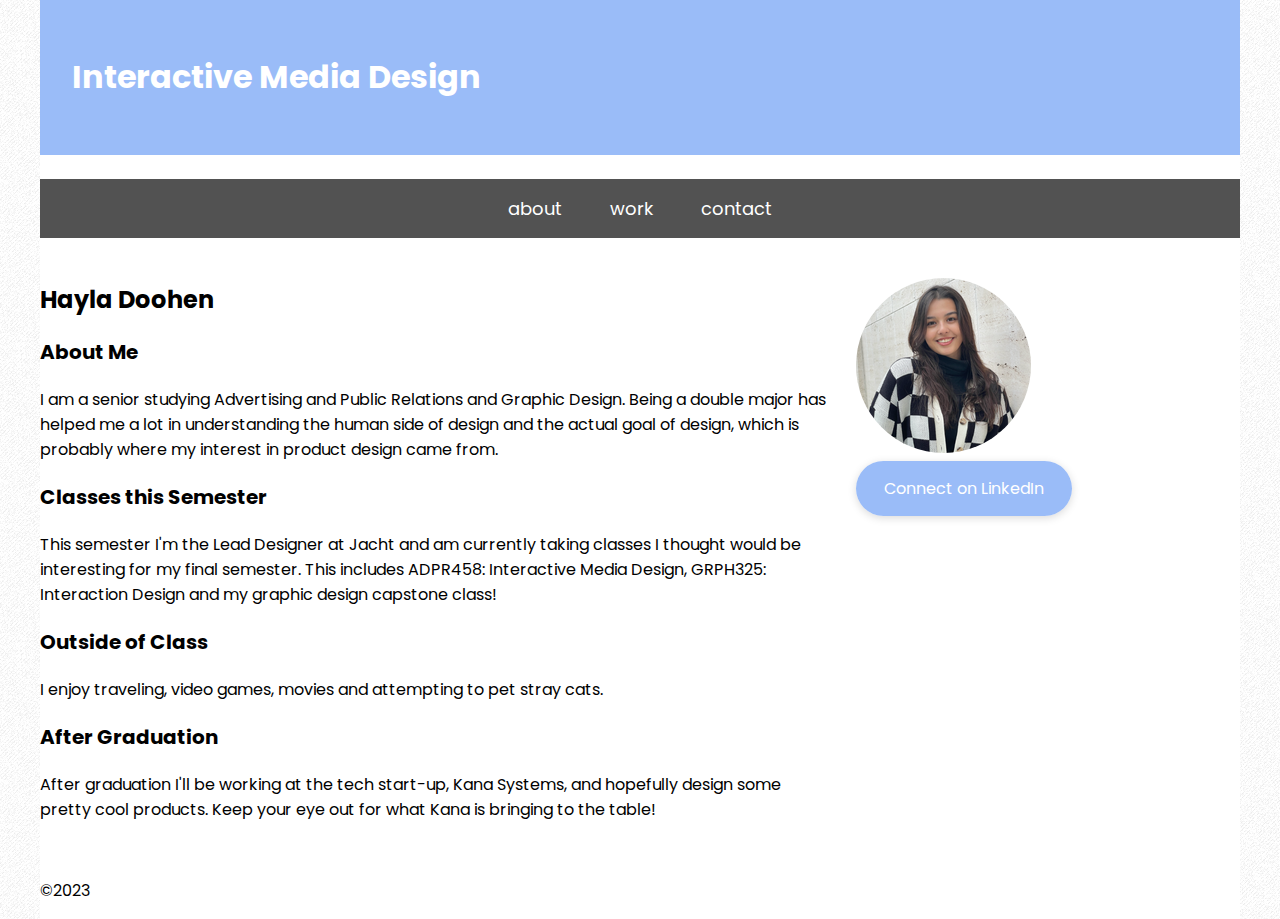
<file: assignments/index.html>
<!doctype html>
<html lang="en">
<head>
    <meta charset="UTF-8">
    <title>hayla's assignments</title>
    <link rel="stylesheet" href="css/styles.css">
</head>

<body>
    <div class="container">

    <header>
      <h1>Interactive Media Design</h1>
    </header>

    <nav>
        <ul>
            <li><a href="index.html">about</a></li>
            <li><a href="work.html">work</a></li>
            <li><a href="contact.html">contact</a></li>
        </ul>
    </nav>

    <section class="col-span-8">
<h2>Hayla Doohen</h2>
<h3>About Me</h3>
    <p>I am a senior studying Advertising and Public Relations and Graphic Design. Being 
        a double major has helped me a lot in understanding the human side of design and 
        the actual goal of design, which is probably where my interest in product 
        design came from. 
    </p>
<h3>Classes this Semester</h3>
    <p>This semester I'm the Lead Designer at Jacht and am currently taking classes I thought
        would be interesting for my final semester. This includes ADPR458: Interactive Media Design,
        GRPH325: Interaction Design and my graphic design capstone class!
    </p>
 <h3>Outside of Class</h3>
    <p>I enjoy traveling, video games, movies and attempting to pet stray cats.</p>
<h3>After Graduation</h3>
    <p>After graduation I'll be working at the tech start-up, Kana Systems, and hopefully 
        design some pretty cool products. Keep your eye out for what Kana is bringing to the table! </p>

    </section>

    <aside class="col-span-4">
       <p><img src="images/headshot.png" alt="headhshot" class="circle"></p>
        <a href="#" class="button" target="_blank">Connect on LinkedIn</a>
    </aside>

    <footer>
        <p>&copy;2023</p>
    </footer>
</body>
</html>
</file>
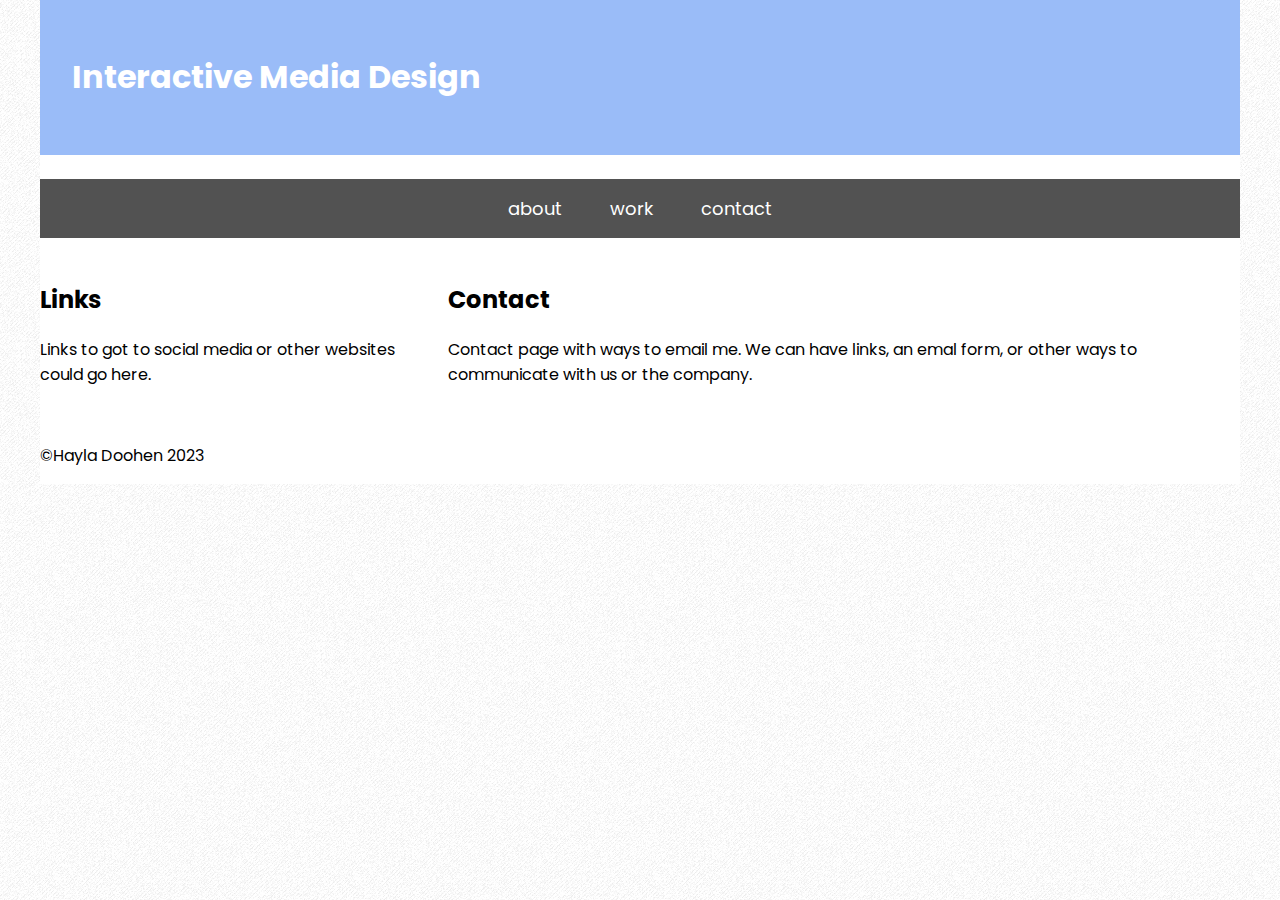
<file: assignments/contact.html>
<!doctype html>
<html lang="en">
<head>
    <meta charset="UTF-8">
    <title>hayla's assignments</title>
    <link rel="stylesheet" href="css/styles.css">
</head>

<body>
    <div class="container">

    <header>
      <h1>Interactive Media Design</h1>
    </header>

    <nav>
        <ul>
            <li><a href="index.html">about</a></li>
            <li><a href="work.html">work</a></li>
            <li><a href="contact.html">contact</a></li>
        </ul>
    </nav>

    <section class="col-span-4">
        <h2>Links</h2>
        <p>Links to got to social media or other websites could go here.</p>
    </section>

    <section class="col-span-8">
        <h2>Contact</h2>
        <p>Contact page with ways to email me. We can have links, an emal form, or other ways to communicate with us or the company.</p>
    </section>

    <footer>
        <p>&copy;Hayla Doohen 2023</p>
    </footer>
</body>
</html>
</file>
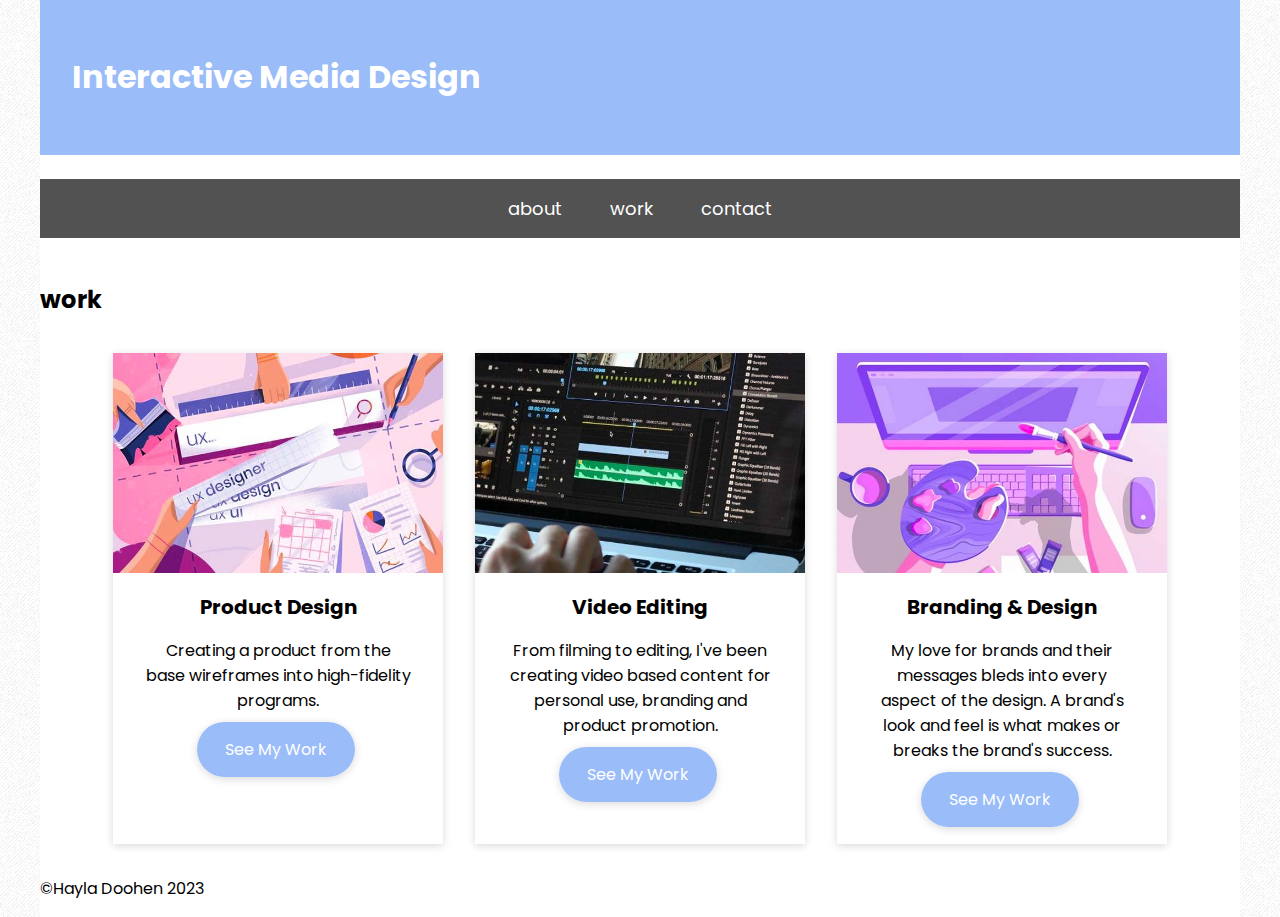
<file: assignments/work.html>
<!doctype html>
<html lang="en">
<head>
    <meta charset="UTF-8">
    <title>hayla's assignments</title>
    <link rel="stylesheet" href="css/styles.css">
</head>

<body>
    <div class="container">

    <header>
      <h1>Interactive Media Design</h1>
    </header>

    <nav>
        <ul>
            <li><a href="index.html">about</a></li>
            <li><a href="work.html">work</a></li>
            <li><a href="contact.html">contact</a></li>
        </ul>
    </nav>

    <section>
<h2>work</h2>

    <section class="work-section">
        <div class="card">
        <img src="images/work_ux.jpg" alt="UX Design Graphic" class="img">
       <h3 class="card-title">Product Design</h3>
        <p class="card-text">Creating a product from the base wireframes into high-fidelity programs.</p>
       <a href="#" class="button"> See My Work</a>
    </div>

    <div class="card">
        <img src="images/work_video.jpg" alt="video editing photo">
        <h3 class="card-title">Video Editing</h3>
        <p class="card-text">From filming to editing, I've been creating video based content for personal use, branding and product promotion.</p>
        <a href="#" class="button">See My Work</a>
     </div> 

     <div class="card">
        <img src="images/work_branding.jpg" alt="graphic design graphic">
        <h3 class="card-title">Branding & Design</h3>
        <p class="card-text">My love for brands and their messages bleds into every aspect of the design. A brand's look and feel is what makes or breaks the brand's success.</p>
        <a href="#" class="button"> See My Work</a>
     </div>
    </section>

    <footer>
        <p>&copy;Hayla Doohen 2023</p>
    </footer>
</body>
</html>
</file>
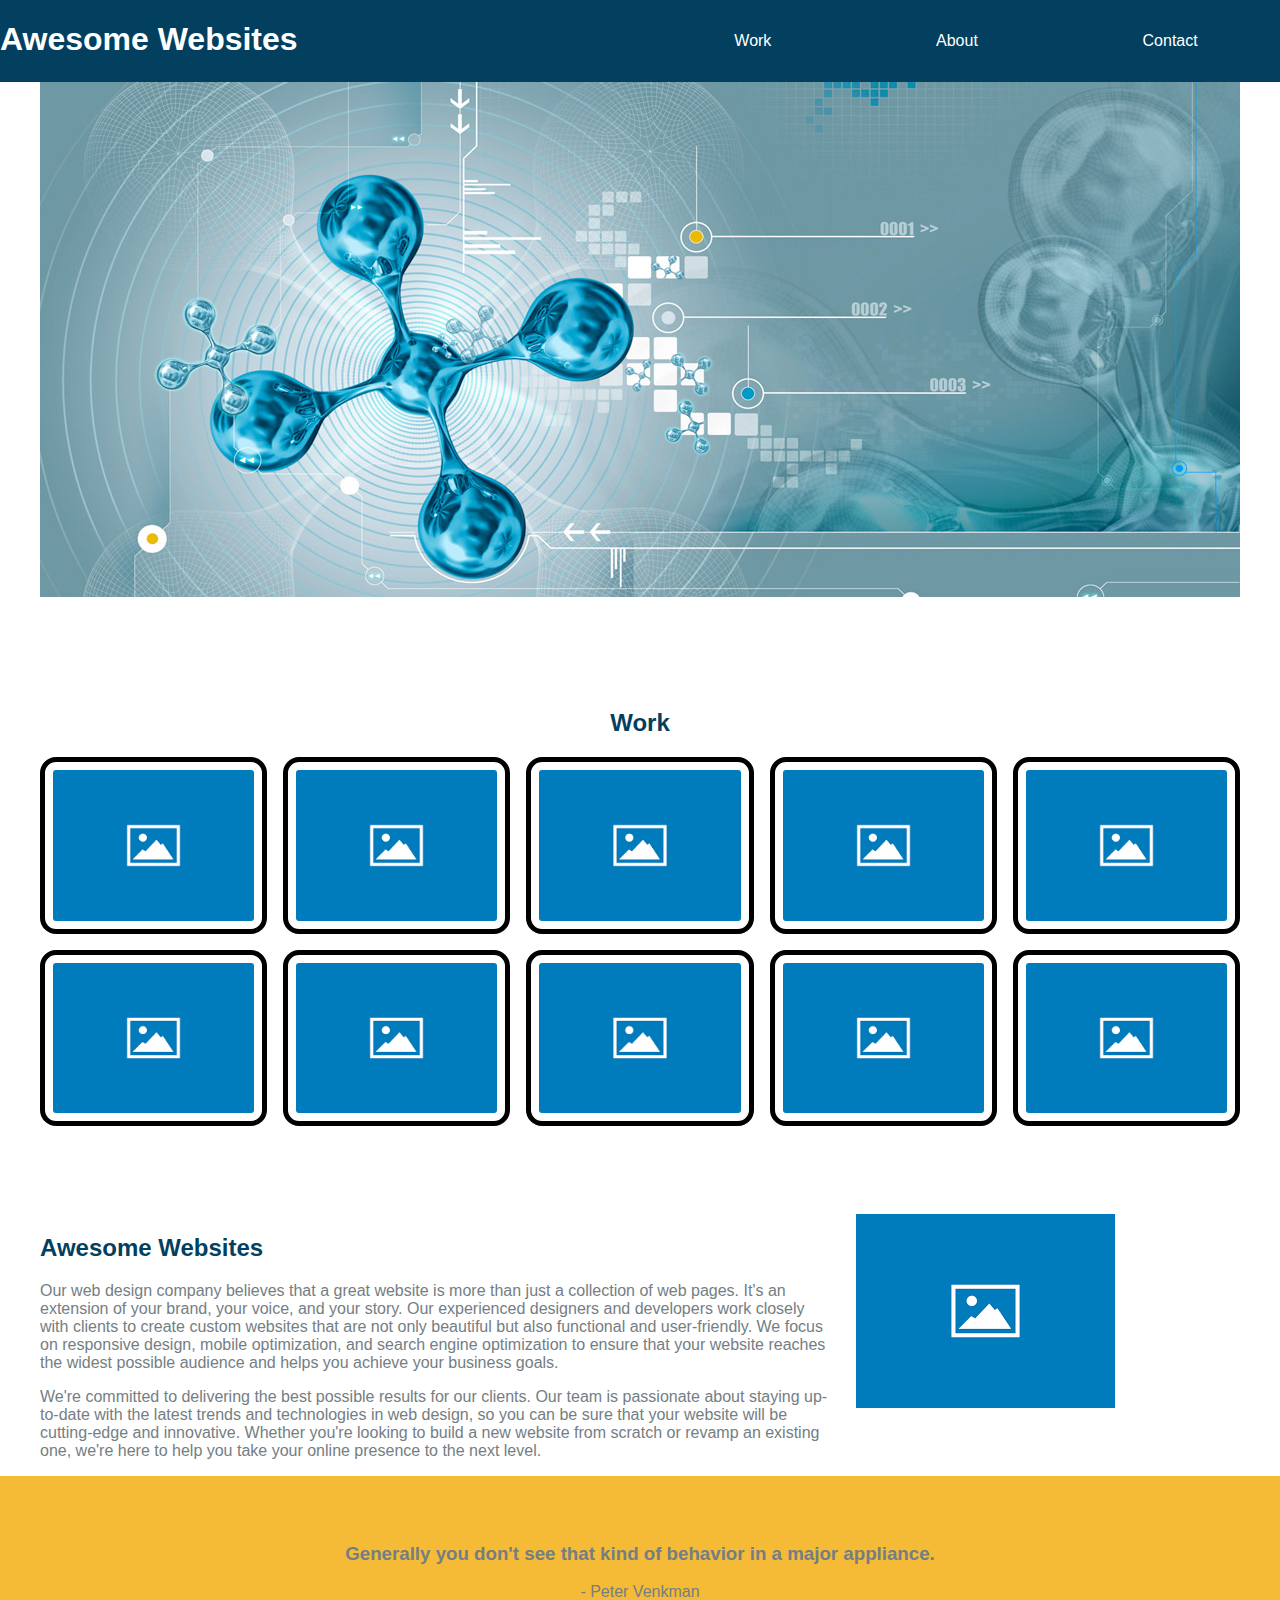
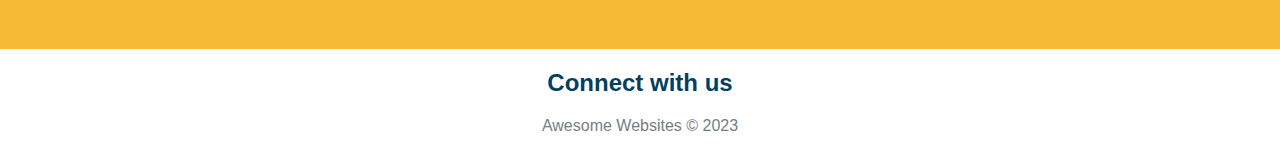
<file: assignments/class_template/class_template.html>
<!doctype html>
<html lang="en">
<head>
    <meta charset="UTF-8">
    <title>wow so cool</title>
    
  <!--SEO -->
  <meta name="description" content="Page Description Here">
  <meta name="author" content="Adam Wagler">
      
<!--Icons -->
  <!-- Make iOS icon 180x180 PNG -->
  <link rel="apple-touch-icon" href="#">
  <!-- Make Shortcut icon 32x32 PNG -->
  <link rel="icon" href="#">
  
<!-- Needed for RWD -->
  <meta name="viewport" content="width=device-width, initial-scale=1">
  
<!-- Styles -->
  <link href="css/inclass.css" rel="stylesheet">
  
<!-- jQuery Scripts 
  <script src="https://ajax.googleapis.com/ajax/libs/jquery/1.12.4/jquery.min.js"></script>
  <script>
      $(document).ready(function(){
      
          });
  </script>-->
</head>

<body>   


<div class="container_lg blue">
<header class="col-span-6">
  <h1 class="white_text">Awesome Websites</h1>
</header> 


<!-- Navigation -->
<nav class="col-span-6">
  <ul>
      <li><a href="#">Work</a></li>
      <li><a href="#">About</a></li>
      <li><a href="#">Contact</a></li>
  </ul>
</nav>
</div><!-- closes the large container -->

<div class="container"> 
<!-- Hero Image -->
<section>
  <img src="images/promoGraphic.jpg" alt="Awesome Website Promo">
</section>


<!-- Work -->
<section class="center spacing">
  <h2>Work</h2>

  <div class="work">
      <img src="images/thumb.png" alt="Project 1">
      <img src="images/thumb.png" alt="Project 2">
      <img src="images/thumb.png" alt="Project 3">
      <img src="images/thumb.png" alt="Project 4">
      <img src="images/thumb.png" alt="Project 5">
      <img src="images/thumb.png" alt="Project 1">
      <img src="images/thumb.png" alt="Project 2">
      <img src="images/thumb.png" alt="Project 3">
      <img src="images/thumb.png" alt="Project 4">
      <img src="images/thumb.png" alt="Project 5">
  </div>
</section>



<!-- Content -->
<article class="col-span-8">
  <h2>Awesome Websites</h2>
  
  <p>Our web design company believes that a great website is more than just a collection of web pages. It's an extension of your brand, your voice, and your story. Our experienced designers and developers work closely with clients to create custom websites that are not only beautiful but also functional and user-friendly. We focus on responsive design, mobile optimization, and search engine optimization to ensure that your website reaches the widest possible audience and helps you achieve your business goals.</p>

  <p>We're committed to delivering the best possible results for our clients. Our team is passionate about staying up-to-date with the latest trends and technologies in web design, so you can be sure that your website will be cutting-edge and innovative. Whether you're looking to build a new website from scratch or revamp an existing one, we're here to help you take your online presence to the next level.</p>
</article>

<aside class="col-span-4">
  <img src="images/thumb.png" alt="Project 1">
</aside>

</div><!--close container --> 

<div class="container_lg center yellow callout">

<!-- Quote -->
<section>
  <h3>Generally you don't see that kind of behavior in a major appliance.</h3>
  <p>- Peter Venkman</p>
</section> 

</div>  


<div class="container_lg center">
<!-- Footer  -->
<footer class="center">
  <h2>Connect with us</h2>
  <p>Awesome Websites &copy; 2023</p>
</footer>
    
</div><!--close container --> 
</body>
</html>
</file>
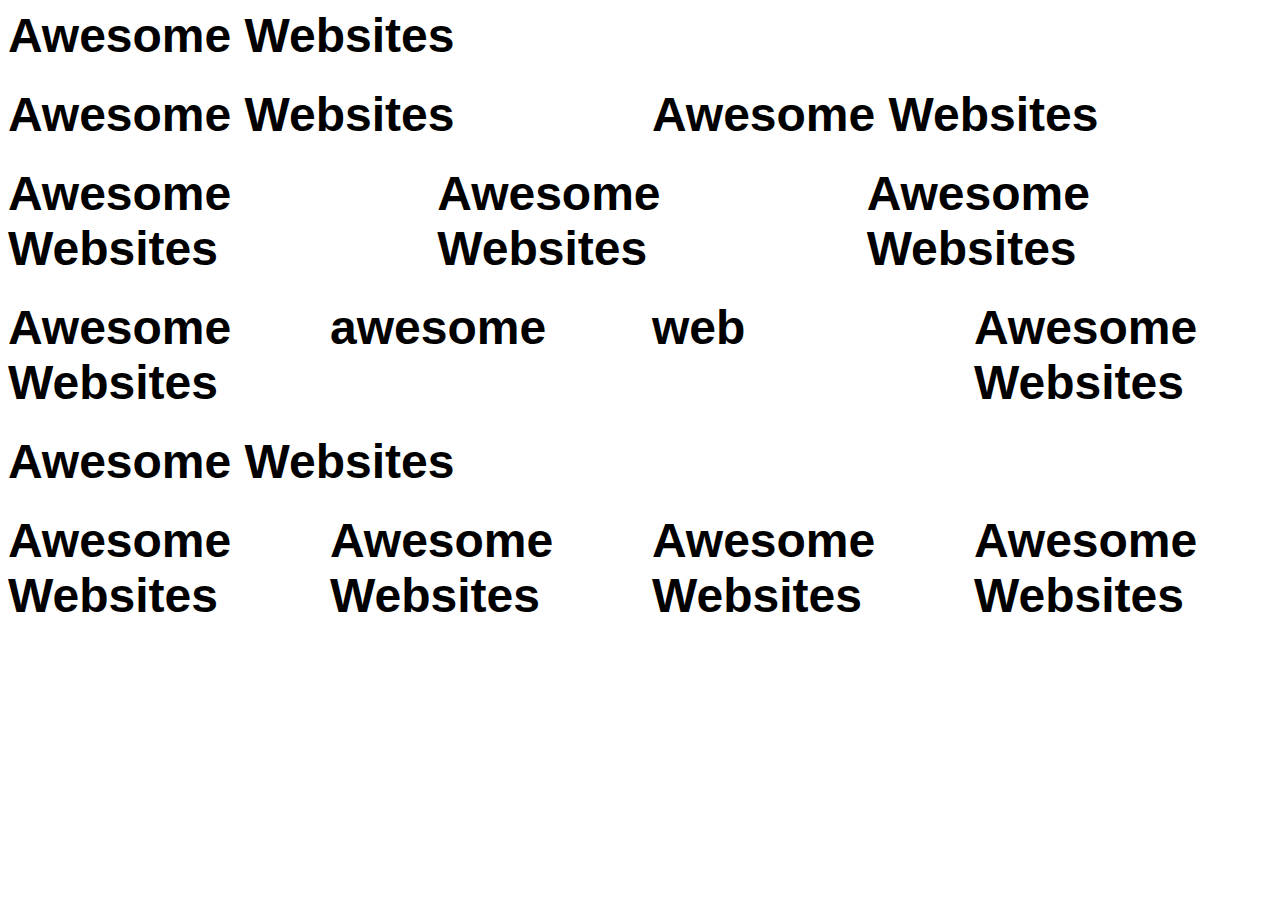
<file: assignments/class_template/project2.html>
<!doctype html>
<html lang="en">
<head>
    <meta charset="UTF-8">
    <title>wow so cool</title>
    
    <!--SEO -->
        <meta name="description" content="Page Description Here">
        <meta name="author" content="Adam Wagler">
            
    <!--Icons -->
        <!-- Make iOS icon 180x180 PNG -->
        <link rel="apple-touch-icon" href="#">
        <!-- Make Shortcut icon 32x32 PNG -->
        <link rel="icon" href="#">
        
    <!-- Needed for RWD -->
        <meta name="viewport" content="width=device-width, initial-scale=1">
        
    <!-- Styles -->
        <link href="css/project2.css" rel="stylesheet">
        
    <!-- jQuery Scripts 
        <script src="https://ajax.googleapis.com/ajax/libs/jquery/1.12.4/jquery.min.js"></script>
        <script>
            $(document).ready(function(){
            
                });
        </script>-->
</head>

<body>   
<div class="container">
    
    <header>
        <h1>Awesome Websites</h1>
    </header> 
    
    <header class="col-span-6">
        <h1>Awesome Websites</h1>
    </header> 

    <header class="col-span-6">
        <h1>Awesome Websites</h1>
    </header> 

    <header class="col-span-4">
        <h1>Awesome Websites</h1>
    </header> 
    <header class="col-span-4">
        <h1>Awesome Websites</h1>
    </header>  
    <header class="col-span-4">
        <h1>Awesome Websites</h1>
    </header> 

    <header class="col-span-3">
        <h1>Awesome Websites</h1>
    </header> 
    <header class="col-span-3">
        <h1>awesome</h1>
    </header>  
    <header class="col-span-3">
        <h1>web</h1>
    </header> 
    <header class="col-span-3">
        <h1>Awesome Websites</h1>
    </header> 

    <header class="col-span-12">
        <h1>Awesome Websites</h1>
    </header> 
    
    <header class="col-span-3">
        <h1>Awesome Websites</h1>
    </header> 
    <header class="col-span-3">
        <h1>Awesome Websites</h1>
    </header>  
    <header class="col-span-3">
        <h1>Awesome Websites</h1>
    </header> 
    <header class="col-span-3">
        <h1>Awesome Websites</h1>
    </header> 
  
    <!-- Navigation Adam is talking too much. -->
  


  
    <!-- Hero Image -->


    <!-- Work -->



    <!-- Content -->
   
    


    <!-- Quote -->

    
    
    <!-- Footer  -->

</div><!--close container --> 
</body>
</html>
</file>
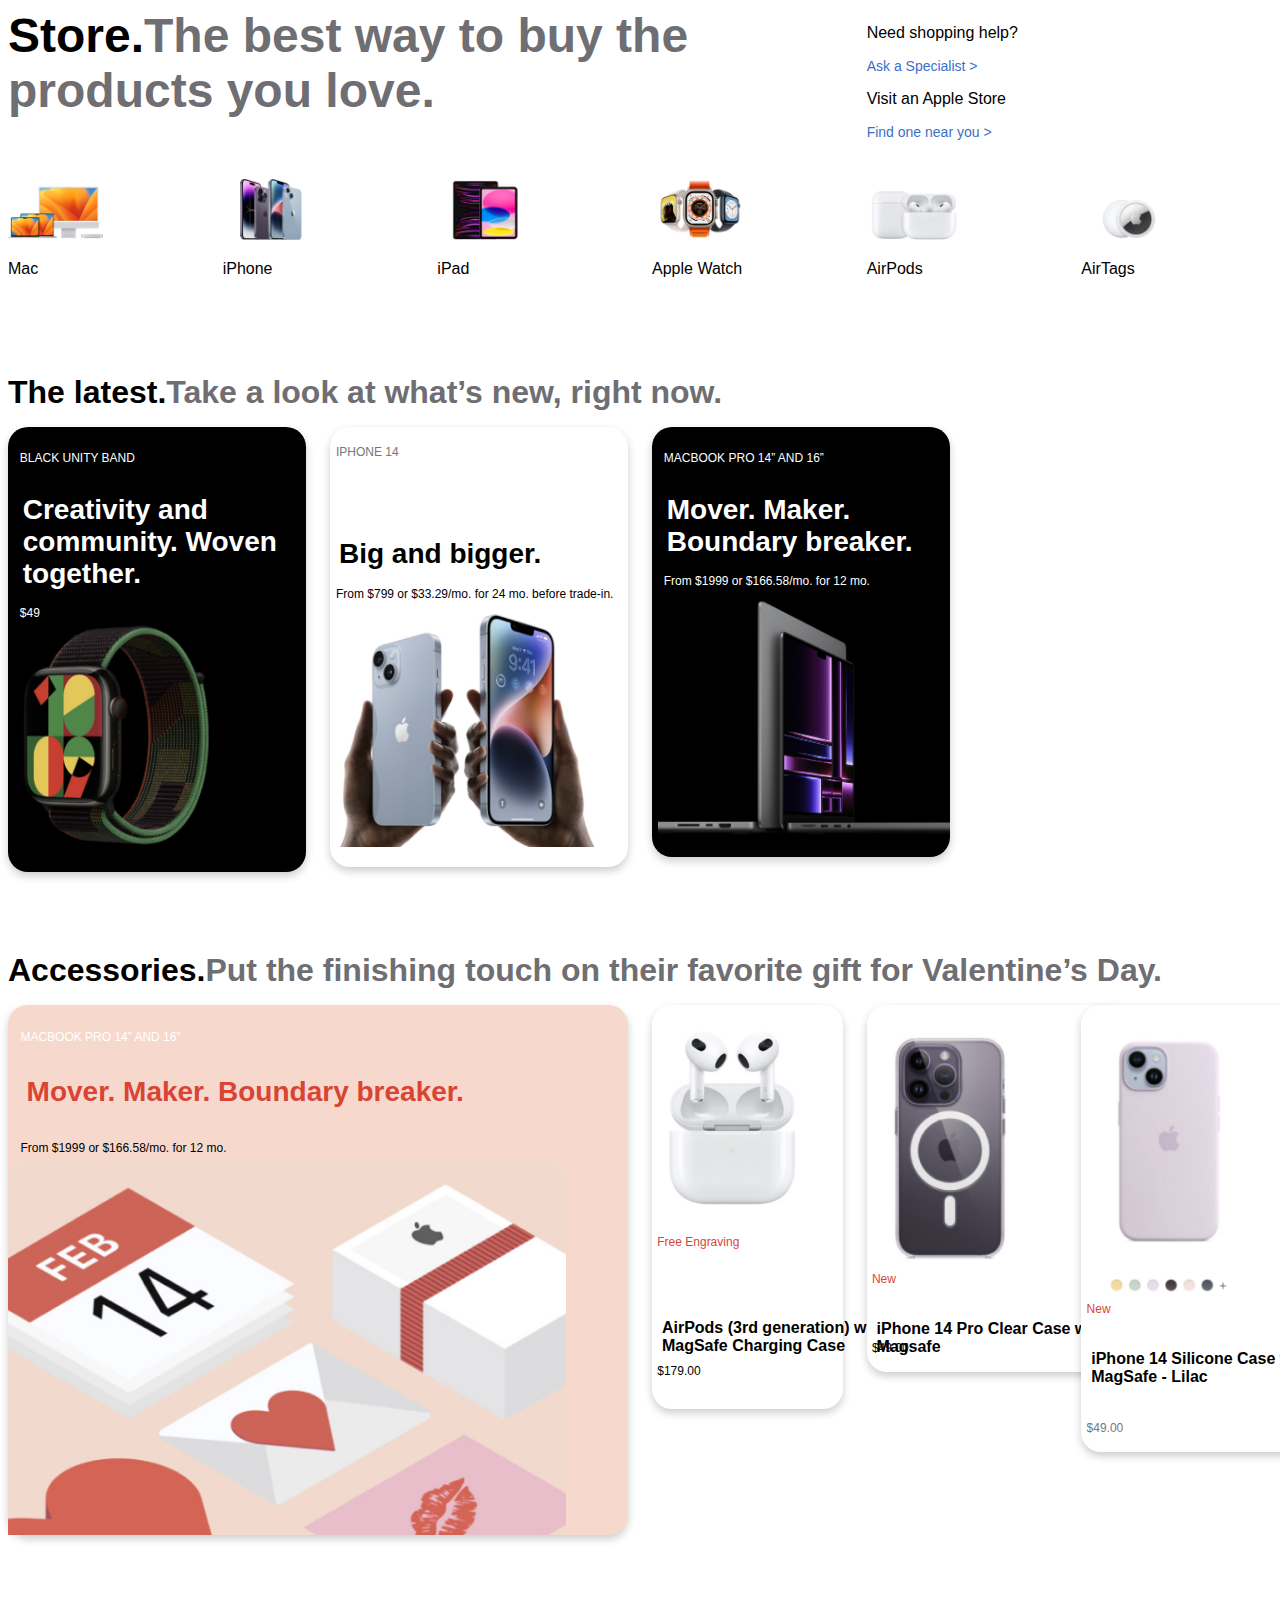
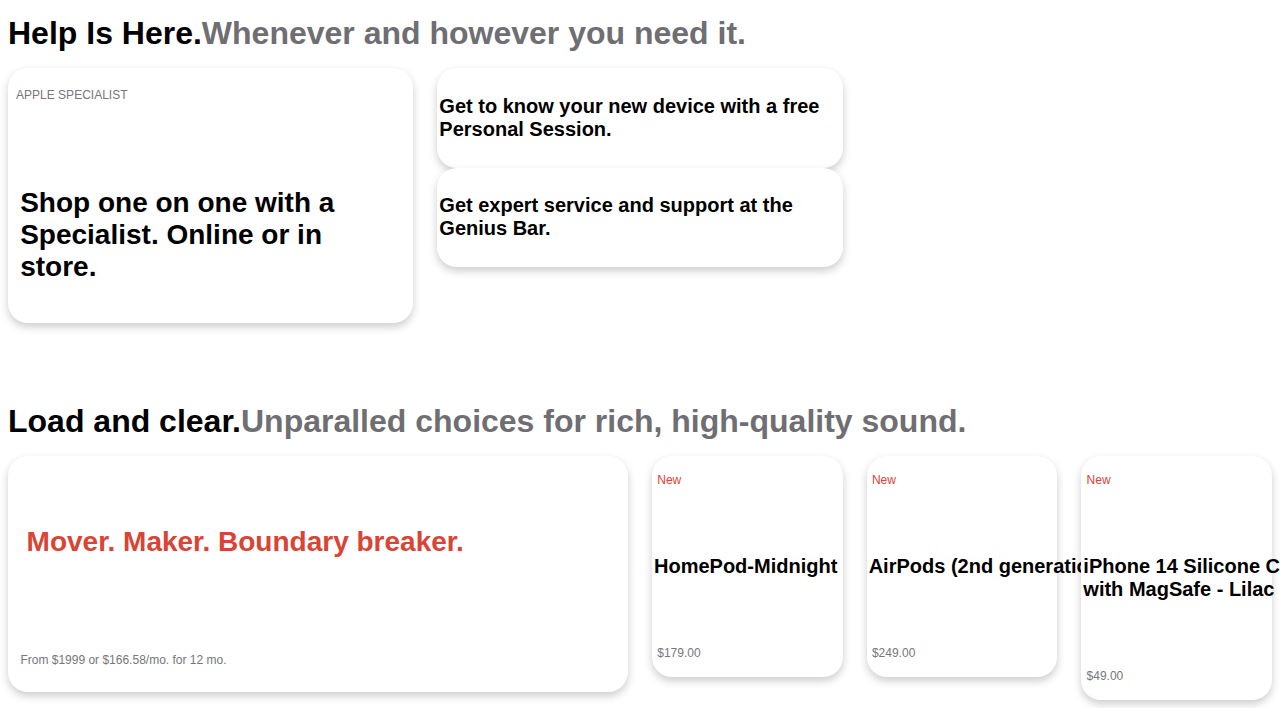
<file: assignments/Project2/project2.html>
<!doctype html>
<html lang="en">
<head>
    <meta charset="UTF-8">
    <title>wow so cool</title>
    
    <!--SEO -->
        <meta name="description" content="Page Description Here">
        <meta name="author" content="Adam Wagler">
            
    <!--Icons -->
        <!-- Make iOS icon 180x180 PNG -->
        <link rel="apple-touch-icon" href="#">
        <!-- Make Shortcut icon 32x32 PNG -->
        <link rel="icon" href="#">
        
    <!-- Needed for RWD -->
        <meta name="viewport" content="width=device-width, initial-scale=1">
        
    <!-- Styles -->
        <link href="project2.css" rel="stylesheet">
        
    <!-- jQuery Scripts 
        <script src="https://ajax.googleapis.com/ajax/libs/jquery/1.12.4/jquery.min.js"></script>
        <script>
            $(document).ready(function(){
            
                });
        </script>-->
</head>

<body>   
<div class="container">
    
    <header class="col-span-8">
        <h1>Store.</h1><h class="h1_part2">The best way to buy the products you love.</h1>
    </header> 
    <header class="col-span-4">
        <p>Need shopping help?</p>
        <p class="p_link">Ask a Specialist ></p>
        <p>Visit an Apple Store</p>
        <p class="p_link">Find one near you ></p>
    </header> 
    
<div class="container4">
    <header class="col-span-2">
        <img src="images/mac_icon.png" class="img2">
        <p>Mac</p>
    </header> 

    <header class="col-span-2">
        <img src="images/iphone_icon.png" class="img2">
        <p>iPhone</p>
    </header> 

    <header class="col-span-2">
        <img src="images/ipad_icon.png" class="img2">
        <p>iPad</p>
    </header> 

    <header class="col-span-2">
        <img src="images/applewatch_icon.png" class="img2">
        <p>Apple Watch</p>
    </header> 

    <header class="col-span-2">
        <img src="images/airpods_icons.png" class="img2">
        <p>AirPods</p>
    </header> 

    <header class="col-span-2">
        <img src="images/airtag_icon.png" class="img2">
        <p>AirTags</p>
    </header> 
    </div>
</div>

<header class="col-span-8 sectionpadding">
    <h2>The latest.</h2><h class="h2_part2">Take a look at what’s new, right now.</h2>
</header> 

<div class="container">
    <header class="col-span-3">
        <div class="card">
            <div class="container">
                <p class="p_smalltext">BLACK UNITY BAND</p>
                <h3>Creativity and community.
                    Woven together.</h3>
                    <p class="p_smalltext_1">$49</p>
                    <img src="images/unityband.png" class="img3">
            </div>
        </div>
    </header> 
    <header class="col-span-3">
        <div class="card2">
            <div class="container">
                <p class="p_smalltext2">IPHONE 14</p>
                <h3 class="h3_2">Big and bigger.</h3>
                    <p class="p_smalltext_2">From $799 or $33.29/mo. for 24 mo.
                        before trade-in. </p>
                    <img src="images/handswithiphone.png" class="img4">
            </div>
          </div>
    </header> 
    <header class="col-span-3">
        <div class="card">
            <div class="container">
                <p class="p_smalltext">MACBOOK PRO 14” AND 16”</p>
                <h3>Mover. Maker. Boundary
                    breaker.</h3>
                    <p class="p_smalltext_1">From $1999 or $166.58/mo. for 12 mo.</p>
                    <img src="images/purplemac.png" class="img5">
            </div>
          </div>
    </header>  
</div>

<header class="col-span-8 sectionpadding">
    <h2>Accessories.</h2><h class="h2_part2">Put the finishing touch on their favorite gift for Valentine’s Day. </h2>
</header> 


<div class="container">
    <header class="col-span-6">
        <div class="card3">
            <div class="container">
                <p class="p_smalltext">MACBOOK PRO 14” AND 16”</p>
                <h3 class="h3_3">Mover. Maker. Boundary
                    breaker.</h3>
                    <p class="p_smalltext_2">From $1999 or $166.58/mo. for 12 mo.</p>
                    <img src="images/vdaygraphic.png" class="img6">
            </div>
          </div>
    </header> 

    <header class="col-span-2">
        <div class="card2">
            <div class="container">
                <img src="images/airpods.png" class="img7">
                <p class="p_smalltext3">Free Engraving</p>
                <h4 class="h4_1">AirPods (3rd generation) with MagSafe Charging Case</h4>
                    <p class="p_smalltext_2">$179.00</p>
            </div>
          </div>
    </header>  
    <header class="col-span-2">
        <div class="container">
        <div class="card2">
                <img src="images/blackiphone.png" class="img7">
                <p class="p_smalltext3">New</p>
                <h4 class="h4_1">iPhone 14 Pro Clear Case with 
                    Magsafe</h4>
                    <p class="p_smalltext_2">$49.00</p>
            </div>
          </div>
    </header> 
    <header class="col-span-2">
        <div class="container">
        <div class="card2">
                <img src="images/lavendarcase.png" class="img7">
                <p class="p_smalltext3">New</p>
                <h4 class="h4_1">iPhone 14 Silicone Case with
                    MagSafe - Lilac</h4>
                    <p class="p_smalltext2">$49.00</p>
            </div>
          </div>
    </header> 
</div>

<header class="col-span-8 sectionpadding">
    <h2>Help Is Here.</h2><h class="h2_part2">Whenever and however you need it.</h2>
</header> 

<div class="container">
    <header class="col-span-4">
        <div class="card2">
            <div class="container">
                <p class="p_smalltext2">APPLE SPECIALIST</p>
                <h3 class="h3_2">Shop one on one with a 
                    Specialist. Online or in store.</h3>
            </div>
          </div>
     </header> 
    <header class="col-span-4">
        <div class="card2">
            <div class="container">
                <h4>Get to know your new device with a free Personal Session. </h4>
            </div>
          </div>
          <div class="card2">
            <div class="container">
                <h4>Get expert service
                    and support at the
                    Genius Bar. </h4>
            </div>
          </div>
    </header> 
 </div>

 <header class="col-span-8 sectionpadding">
    <h2>Load and clear.</h2><h class="h2_part2">Unparalled choices for rich, high-quality sound.</h2>
</header> 
<div class="container">
    <header class="col-span-6">
        <div class="card2">
            <div class="container">
                <p class="p_smalltext">MACBOOK PRO 14” AND 16”</p>
                <h3 class="h3_3">Mover. Maker. Boundary
                    breaker.</h3>
                    <p class="p_smalltext2">From $1999 or $166.58/mo. for 12 mo.</p>
            </div>
          </div>
    </header> 

    <header class="col-span-2">
        <div class="card2">
            <div class="container">
                <p class="p_smalltext3">New</p>
                <h4>HomePod-Midnight</h4>
                    <p class="p_smalltext2">$179.00</p>
            </div>
          </div>
    </header>  
    <header class="col-span-2">
        <div class="card2">
            <div class="container">
                <p class="p_smalltext3">New</p>
                <h4>AirPods (2nd generation)</h4>
                    <p class="p_smalltext2">$249.00</p>
            </div>
          </div>
    </header> 
    <header class="col-span-2">
        <div class="card2">
            <div class="container">
                <p class="p_smalltext3">New</p>
                <h4>iPhone 14 Silicone Case with
                    MagSafe - Lilac</h4>
                    <p class="p_smalltext2">$49.00</p>
            </div>
          </div>
    </header> 
</div>
</div><!--close container --> 
</body>
</html>
</file>
<file: assignments/css/styles.css>
@import url('https://fonts.googleapis.com/css2?family=Poppins:wght@400;600&display=swap');

*{
  box-sizing: border-box;
  font-family: Poppins;
}


body{
    margin: 0;
    font-family: Poppins;
    font-weight: 400;
    background-image: url("../images/groovepaper.png")
  }

header{
    background-color:#9abcf8;
    color: white;
    padding: 2rem;
}
h1{
 font-size: 2rems;
} 
h2 {
  font-size: 1.5rem;
}

h3{
    font-size: 1.25rem;
}


.circle{
    border-radius: 50%;
    border: 5-x solid #9abcf8;
}

img{  
max-width: 100%;  
height: auto;  
}  

a:link, a:visited{
  color: #9abcf8;
  text-decoration: none;

}

a:hover{
  color: #6e8fc7;
  text-decoration: underline;
}


/* Layout */

.container{
  background-color: white;
  display: grid;
  gap: 1.5rem;
  grid-template-columns:repeat(12, 1fr);
  margin: 0 auto;
  width: min(95%, 75rem);
}
.container > * {
  grid-column: span 12;
}


/**** Nav Using Flexbox ***/
nav{
  background-color: #525252;
  padding: 0 1rem;
  display: flex;
  justify-content: center;
  position: sticky;
  top: 0;
}

nav ul{
  margin: 0;
  padding: 0;
  list-style: none;
  display: flex;
  flex-flow: row wrap;
}

nav li{
  margin: 0 0.5rem;
}

nav a:link, nav a:visited{
  color: white;
  text-decoration: none;
  font-size: 1.125rem;
  padding: 1rem;
  display: block;
  transition: ease-in-out 250ms;
}

nav a:hover{
  background-color: #9abcf8;
  color: white;
}

/* Components */
.button:link, .button:visited{
  color:white;
  background-color: #9abcf8;
  text-align: center;
  text-decoration: none;
  padding: 1rem 1.75rem;
  border-radius: 2rem;
  box-shadow: 0 .125rem .5rem rgba(0, 0, 0, .15);
  display: inline;
  margin: 0 .25rem .25rem 0;
  transition: background-color 0.5s ease;
}
.button:hover{
  background-color: #6e8fc7;
}

.card{
  text-align: center;
  margin: 1rem;
  padding-bottom: 2rem;
  box-shadow: 0 .125rem .5rem rgba(0, 0, 0, .15);
}

.card-title{
  margin: 0.75rem 0 0 0;
  padding: 0 2rem 0.5rem;
}

.card-text{
  margin: 0.5rem 0 1rem 0;
  padding: 0 2rem 0.5rem;
}

/* Larger Breakpoint */
@media screen and (min-width: 40rem) {
  .col-span-8{
    grid-column: span 8;
  }
  .col-span-4{
    grid-column: span 4;
  }

  .work-section{
    display: flex;
    justify-content: center;
    flex-flow: row wrap;  
  }
  .card{
    flex-basis: 27.5%;
  }
}
</file>
<file: assignments/class_template/css/inclass.css>
:root {
    --primary_color: #033f5f;
    --seconday_color: #007CBC;
    --highlight_color: #F5BA36;
    --neutral_grey: #747e83;
    --neutral_light: #fff;
}

.yellow {
    background-color: var(--highlight_color);
}
.blue {
    background-color: var(--primary_color);
}
.white_text{
    color: white;
}
.center {
    text-align: center;
}

.callout{
    padding: 3rem 0 2rem 0;
}

.spacing{
    margin: 4rem 0;
}

.work img {
    padding: .5rem;
    border: black 5px solid;
    border-radius: 1rem;
}
.work {
    display: grid;
    grid-template-columns: repeat(5, 1fr);
    gap: 1rem;
    margin: 0 auto; 
}
* {
    box-sizing: border-box;
    font-family: sans-serif;
}
body {
    margin: 0;
}

h1 {
    color: var(--primary_color);
}
h2 {
    color: var(--primary_color);
}
h3 {
    color: var(--neutral_grey);
}
p {
    color: var(--neutral_grey);
}
img {
    max-width: 100%; /* This makes all your images responsive */
}

/* Navigation */
nav ul{
    list-style-type: none;
    margin: 0;
    padding: 0;
    display: flex;
    justify-content: center;
    flex-flow: row wrap;
}

nav li{ 
    flex-grow: 1;
}


nav li a{
    color: var(--neutral_light);
    text-decoration: none;
    text-align: center;
    display: block;
    padding: 2rem 1rem;
}

nav li a:hover {
    background-color: var(--highlight_color);
}

.container {
    display: grid;
    grid-template-columns: repeat(12, 1fr);
    gap: 1.5rem;
    margin: 0 auto;
    width: min(95%, 75rem);
}

.container_lg {
    display: grid;
    grid-template-columns: repeat(12, 1fr);
    gap: 1.5rem;
    margin: 0 auto;
}
.container > *, 
.container_lg > * {
    grid-column: span 12;
}


/* Media Queries for larger screens than 768px */
@media screen and (min-width: 48rem) {


    .col-span-2 {
        grid-column: span 2;
    }
    .col-span-3 {
        grid-column: span 3;
    }
    .col-span-4 {
        grid-column: span 4;
    }
    .col-span-5 {
        grid-column: span 5;
    }
    .col-span-6 {
        grid-column: span 6;
    }
    .col-span-7 {
        grid-column: span 7;
    }
    .col-span-8 {
        grid-column: span 8;
    }
    .col-span-9 {
        grid-column: span 9;
    }
    .col-span-10 {
        grid-column: span 10;
    }
    
    

} /* Closes the media query *//* Closes the media query */
</file>
<file: assignments/class_template/css/project2.css>
:root {
    --primary_color: #033f5f;
    --seconday_color: #007CBC;
    --highlight_color: #F5BA36;
    --neutral_grey: #747e83;
    --neutral_light: #fff;
}
* {
    box-sizing: border-box;
    font-family:Arial, Helvetica, sans-serif;
}

/* Text */
.nav_bar {
    position: sticky;
    font-family: 'Poppins', sans-serif;
    font-weight: bold;
    height: 80px;
    background-color: #0000;
    display: flex;
    align-items: center;
    justify-content: center;
    top: 0;
    width: 100%;
} 

.nav {
    position: sticky;
    font-family: 'Poppins', sans-serif;
    font-weight: bold;
    background-color: #80B8B3;
    color: white;
    display: flex;
    align-items: center;
    float: right;
    margin-left: auto;
  }

h1 {
    font-size: 48px;
    font-weight: 600;
    display: inline;
}
.h1_part2{
    color:#6e6e73;
    font-size: 48px;
    font-weight: 600;
}
h2 {
    font-size: 32px;
    font-weight: 600;
    display: inline;
}
.h2_part2{
    color:#6e6e73;
    font-size: 32px;
    font-weight: 600;
}
h3 {
    color:#fff;
    font-size: 28px;
    font-weight: 600;
    padding: 8%;
}
.h3_2 {
    color: #000;;
    font-size: 28px;
    font-weight: 600;
    padding: 8%;
}

.h3_3 {
    color: #D94435;;
    font-size: 28px;
    font-weight: 600;
    padding: 8%;
}

h4{
    color: #000;
    font-size: 20px;
    padding: 6%;
}

/* Paragraph Styles */
p {
    color: #000;
    font-weight: 500;
}

.p_link{
    color:#3B70C9;
    font-size: 14px;
}

.p_smalltext{
    color: #fff;
    font-size: 12px;
    font-display: uppercase;
    padding: 6%;
}

.p_smalltext2{
    color: #76767B;
    font-size: 12px;
    font-display: uppercase;
    padding: 6%;
}

.p_smalltext3{
    color: #D94435;
    font-size: 12px;
    font-display: uppercase;
    padding: 6%;
}

img {
    max-width: 100%; 
}

/* Containters & Cards */
.container {
    display: grid;
    grid-template-columns: repeat(12, 1fr);
    gap: 1.5rem;
}
.container > * {
    grid-column: span 12;
}

.card {
    box-shadow: 0 4px 8px 0 rgba(0,0,0,0.2);
    border-radius: 20px;
    background-color: #000;
    color: #fff;
  }

.card2 {
    box-shadow: 0 4px 8px 0 rgba(0,0,0,0.2);
    border-radius: 20px;
    background-color: #fff;
    color: #000;
  }

  .card3 {
    box-shadow: 0 4px 8px 0 rgba(0,0,0,0.2);
    border-radius: 20px;
    background-color: #F6D9CC;
    color: #D94435;
  }



/* Media Queries for larger screens than 768px */
@media screen and (min-width: 48rem) {

    .col-span-2{
        grid-column: span 2;
    }
    .col-span-3 {
        grid-column: span 3;
    }
    .col-span-4 {
        grid-column: span 4;
    }
    .col-span-5 {
        grid-column: span 5;
    }
    .col-span-6 {
        grid-column: span 6;
    }
    .col-span-7 {
        grid-column: span 7;
    }
    .col-span-8 {
        grid-column: span 8;
    }
    .col-span-9 {
        grid-column: span 9;
    } 
    .col-span-10 {
        grid-column: span 10;
    }

} /* Closes the media query */
</file>
<file: assignments/Project2/project2.css>
:root {
    --primary_color: #033f5f;
    --seconday_color: #007CBC;
    --highlight_color: #F5BA36;
    --neutral_grey: #747e83;
    --neutral_light: #fff;
}
* {
    box-sizing: border-box;
    font-family:Arial, Helvetica, sans-serif;
}

/* Text */
h1 {
    font-size: 48px;
    font-weight: 600;
    display: inline;
}
.h1_part2{
    color:#6e6e73;
    font-size: 48px;
    font-weight: 600;
}
h2 {
    font-size: 32px;
    font-weight: 600;
    display: inline;
}
.h2_part2{
    color:#6e6e73;
    font-size: 32px;
    font-weight: 600;
}

.h2_part3{
    color:#fff;
    font-size: 32px;
    font-weight: 600;
}

h3 {
    color:#fff;
    font-size: 28px;
    font-weight: 600;
    padding: 3%;
}

.h3_2 {
    color: #000;;
    font-size: 28px;
    font-weight: 600;
    padding: 3%;
}

.h3_3 {
    color: #D94435;;
    font-size: 28px;
    font-weight: 600;
    padding: 3%;
}
.h3_4 {
    color:#fff;
    font-size: 28px;
    font-weight: 600;
    padding: 3%;
    font-weight: 100;
    text-align: center;
}

h4{
    color: #000;
    font-size: 20px;
    margin-left: 2px;
}

.h4_1{
    color: #000;
    font-size: 16px;
    padding: 3%;
}

/* Paragraph Styles */
p {
    color: #000;
    font-weight: 500;
}

.p_link{
    color:#3B70C9;
    font-size: 14px;
}

.p_smalltext{
    color: #fff;
    font-size: 12px;
    font-display: uppercase;
    padding: 2%;
    margin-bottom: -110px;
}

.p_smalltext_1{
    color: #fff;
    font-size: 12px;
    font-display: uppercase;
    padding: 2%;
    margin-top: -50px;
}

.p_smalltext2{
    color: #76767B;
    font-size: 12px;
    font-display: uppercase;
    padding: 2%;
}

.p_smalltext_2{
    color: #000;
    font-size: 12px;
    font-display: uppercase;
    padding: 2%;
    margin-top: -50px;
}

.p_smalltext3{
    color: #D94435;
    font-size: 12px;
    font-display: uppercase;
    padding: 2%;
}

img {
   max-width: 150%;
}

.img2 {
    max-width: 50%;
 }

 .img3 {
    max-width: 70%;
    margin-top: -50px;
    margin-bottom: 20px;
 }

 .img4 {
    max-width: 89%;
    margin-top: -50px;
    margin-bottom: 20px;
 }

 .img5 {
    max-width: 100%;
    margin-top: -50px;
    margin-bottom: 20px;
 }

 .img6 {
    max-width: 90%;
    margin-top: -50px;
    margin-right: -60px;
 }

 .img7 {
    max-width: 60%;
    margin-right: -60px;
    margin-bottom: -20px;
    margin-top: 15px;
 }
/* Containters & Cards */
.container {
    display: grid;
    grid-template-columns: repeat(12, 1fr);
    gap: 1.5rem;
}

.container2 {
    float: left;
    display: grid;
    grid-template-columns: repeat(12, 1fr);
    gap: 1.5rem;
    background-color: #000;
    justify-content: center;
    padding-left: 45%;
    padding-top: 5%;
}

.container3 {
    float: left;
    display: grid;
    grid-template-columns: repeat(12, 1fr);
    gap: 1.5rem;
    background-color: #fff;
    display: flex;
    align-items: center;
}

.container4 {
    display: grid;
    grid-template-columns: repeat(12, 1fr);
    gap: 1.5rem;
    background-color: #fff;
    display: flex;
    align-items: center;
}

.container > * {
    grid-column: span 12;
}

.card {
    box-shadow: 0 4px 8px 0 rgba(0,0,0,0.2);
    border-radius: 20px;
    background-color: #000;
    color: #fff;
    padding-left: 2%;
    padding-top: 2%;
  }

.card2 {
    box-shadow: 0 4px 8px 0 rgba(0,0,0,0.2);
    border-radius: 20px;
    background-color: #fff;
    color: #000;
  }

  .card3 {
    box-shadow: 0 4px 8px 0 rgba(0,0,0,0.2);
    border-radius: 20px;
    background-color: #F6D9CC;
    color: #D94435;
  }

.sectionpadding{
    padding: 5rem 1.5rem 1rem 0;
}



/* Media Queries for larger screens than 768px */
@media screen and (min-width: 48rem) {

    .col-span-2{
        grid-column: span 2;
    }
    .col-span-3 {
        grid-column: span 3;
    }
    .col-span-4 {
        grid-column: span 4;
    }
    .col-span-5 {
        grid-column: span 5;
    }
    .col-span-6 {
        grid-column: span 6;
    }
    .col-span-7 {
        grid-column: span 7;
    }
    .col-span-8 {
        grid-column: span 8;
    }
    .col-span-9 {
        grid-column: span 9;
    } 
    .col-span-10 {
        grid-column: span 10;
    }

} /* Closes the media query */
</file>
